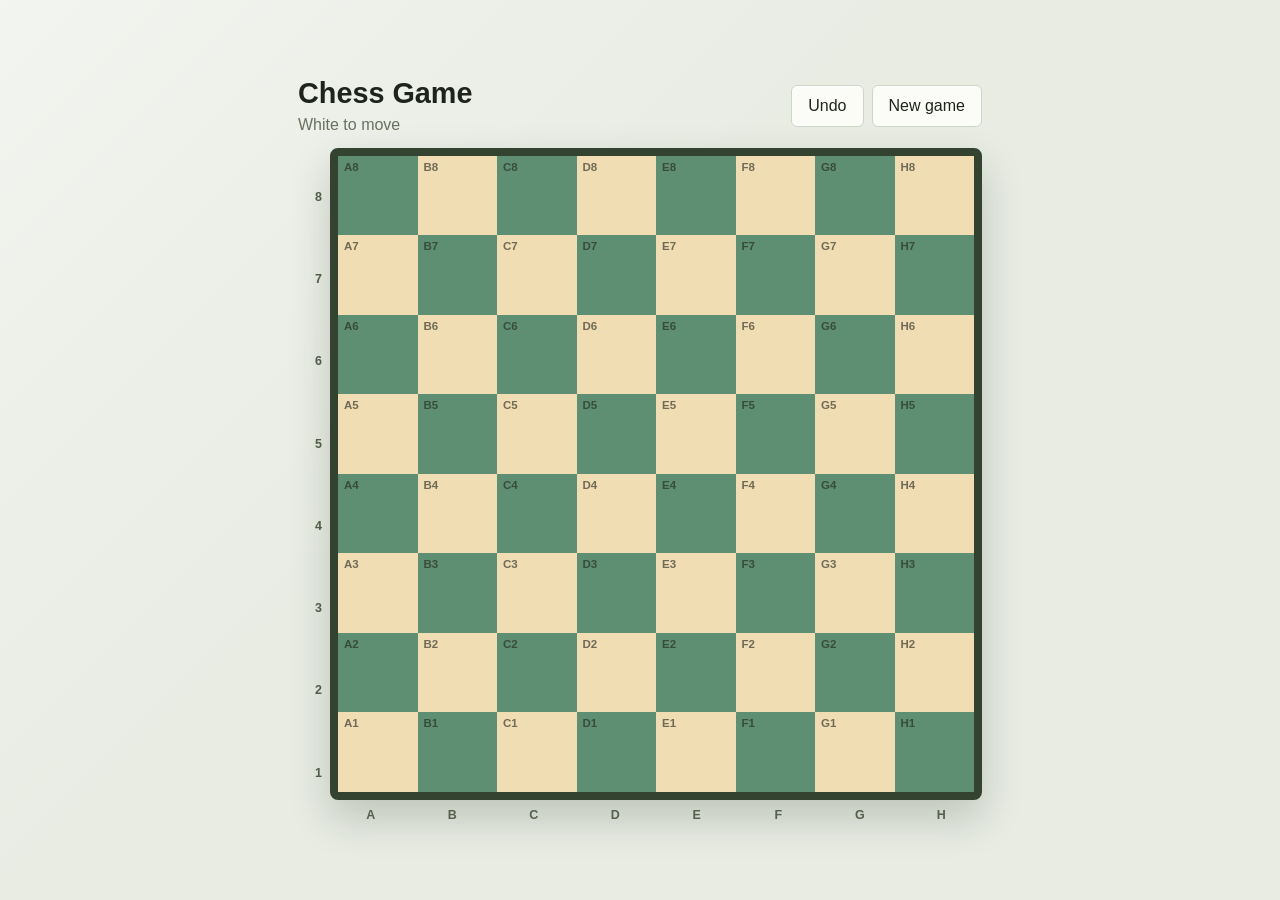
<file: index.html>
<!doctype html>
<html lang="en">
  <head>
    <meta charset="utf-8">
    <meta name="viewport" content="width=device-width, initial-scale=1">
    <meta http-equiv="refresh" content="0; url=docs/">
    <title>Chess Game</title>
  </head>
  <body>
    <p><a href="docs/">Open Chess Game</a></p>
  </body>
</html>
</file>
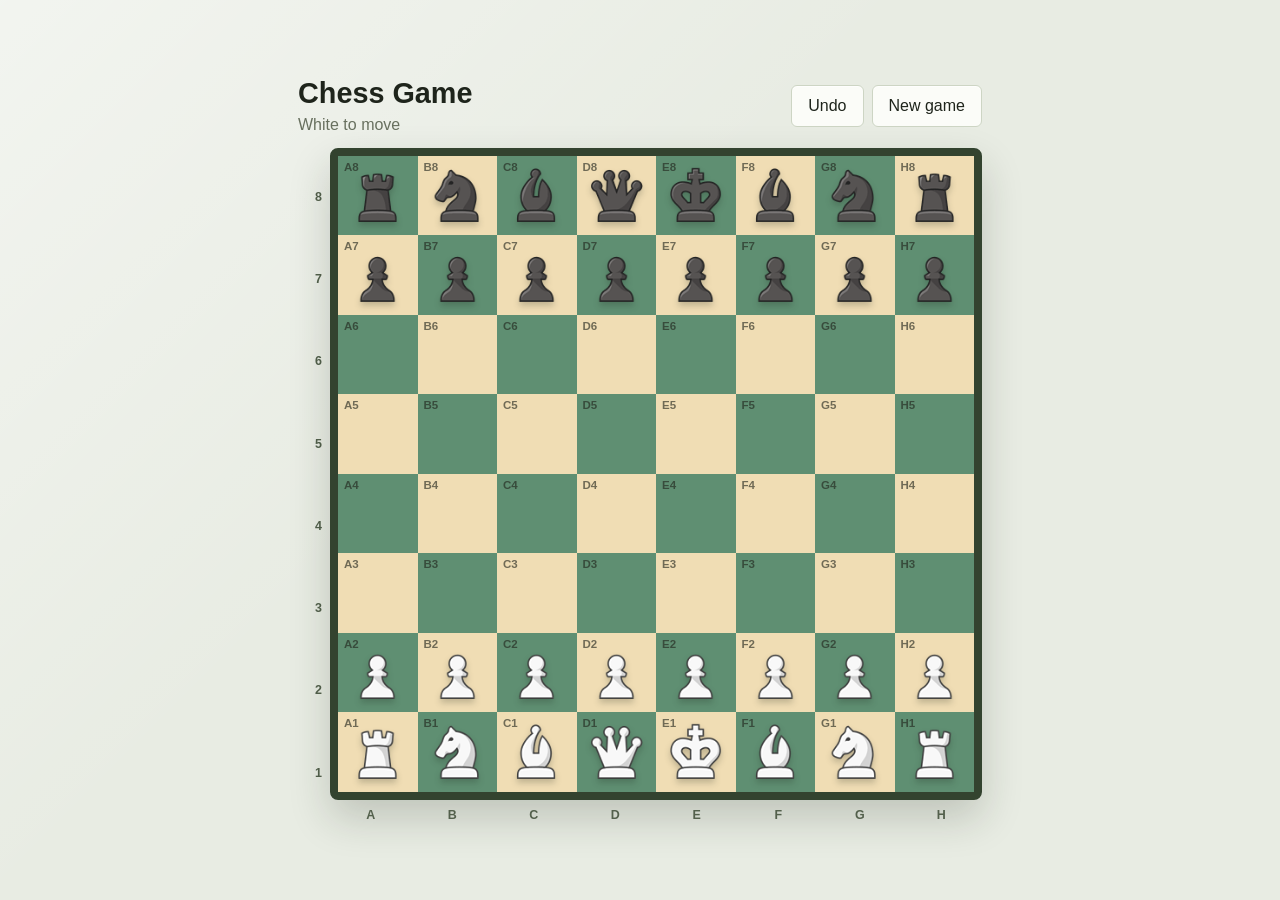
<file: docs/index.html>
<!doctype html>
<html lang="en">
  <head>
    <meta charset="utf-8">
    <meta name="viewport" content="width=device-width, initial-scale=1">
    <title>Chess Game</title>
    <link rel="stylesheet" href="styles.css?v=ui-polish-1">
  </head>
  <body>
    <main class="app">
      <section class="game-shell" aria-label="Chess game">
        <div class="topbar">
          <div class="title-block">
            <h1>Chess Game</h1>
            <p id="statusText">White to move</p>
          </div>
          <div class="actions">
            <button id="undoButton" type="button">Undo</button>
            <button id="newGameButton" type="button">New game</button>
          </div>
        </div>

        <div class="play-area">
          <div class="rank-labels" aria-hidden="true">
            <span>8</span><span>7</span><span>6</span><span>5</span>
            <span>4</span><span>3</span><span>2</span><span>1</span>
          </div>
          <div>
            <div id="board" class="board" aria-label="Chess board"></div>
            <div class="file-labels" aria-hidden="true">
              <span>A</span><span>B</span><span>C</span><span>D</span>
              <span>E</span><span>F</span><span>G</span><span>H</span>
            </div>
          </div>
        </div>
      </section>
    </main>

    <dialog id="promotionDialog" class="promotion-dialog">
      <form method="dialog">
        <h2>Choose promotion</h2>
        <div class="promotion-options">
          <button value="Queen" type="submit">Queen</button>
          <button value="Rook" type="submit">Rook</button>
          <button value="Bishop" type="submit">Bishop</button>
          <button value="Knight" type="submit">Knight</button>
        </div>
      </form>
    </dialog>

    <dialog id="gameEndedDialog" class="game-ended-dialog">
      <form method="dialog">
        <h2 id="gameEndedTitle">Game ended</h2>
        <p id="gameEndedText"></p>
        <button type="submit">OK</button>
      </form>
    </dialog>

    <script src="app.js?v=ui-polish-1"></script>
  </body>
</html>
</file>
<file: docs/styles.css>
:root {
  color-scheme: light;
  --bg: #e8ece3;
  --panel: #fbfcf8;
  --ink: #1e241b;
  --muted: #68705f;
  --light-square: #f0ddb4;
  --dark-square: #5f8f72;
  --selected: #f4c84b;
  --move: rgba(27, 34, 24, 0.3);
  --capture: rgba(154, 47, 48, 0.28);
  --check: #c84a42;
  --line: #cdd5c4;
  --shadow: rgba(31, 38, 27, 0.2);
}

* {
  box-sizing: border-box;
}

body {
  margin: 0;
  min-height: 100vh;
  background:
    linear-gradient(135deg, rgba(255, 255, 255, 0.45), transparent 42%),
    var(--bg);
  color: var(--ink);
  font-family: Arial, Helvetica, sans-serif;
}

button {
  font: inherit;
}

.app {
  min-height: 100vh;
  display: grid;
  place-items: center;
  padding: 22px;
}

.game-shell {
  width: min(100%, 860px);
}

.topbar {
  display: flex;
  align-items: center;
  justify-content: space-between;
  gap: 16px;
  margin: 0 auto 14px;
  width: min(100%, 76vh, 720px);
}

.title-block {
  min-width: 0;
}

h1 {
  margin: 0;
  font-size: 1.8rem;
  line-height: 1.1;
}

p {
  margin: 6px 0 0;
  color: var(--muted);
}

.actions {
  display: flex;
  gap: 8px;
  flex-shrink: 0;
}

.actions button,
dialog button {
  border: 1px solid var(--line);
  background: var(--panel);
  color: var(--ink);
  min-height: 42px;
  padding: 0 16px;
  border-radius: 6px;
  cursor: pointer;
  box-shadow: 0 1px 0 rgba(255, 255, 255, 0.75) inset;
}

.actions button:hover,
dialog button:hover {
  border-color: #9ca88f;
  background: #ffffff;
}

.play-area {
  display: grid;
  grid-template-columns: 24px minmax(0, 1fr);
  gap: 8px;
  width: min(100%, 76vh, 720px);
  margin: 0 auto;
}

.board {
  display: grid;
  grid-template-columns: repeat(8, minmax(0, 1fr));
  grid-template-rows: repeat(8, minmax(0, 1fr));
  width: 100%;
  aspect-ratio: 1;
  border: 8px solid #33432f;
  border-radius: 8px;
  overflow: hidden;
  box-shadow: 0 18px 42px var(--shadow);
}

.square {
  position: relative;
  border: 0;
  display: grid;
  place-items: center;
  width: 100%;
  height: 100%;
  min-width: 0;
  min-height: 0;
  padding: 0;
  overflow: hidden;
  cursor: pointer;
}

.square:focus-visible {
  outline: 3px solid #20241c;
  outline-offset: -3px;
  z-index: 2;
}

.square.light {
  background: var(--light-square);
}

.square.dark {
  background: var(--dark-square);
}

.square.selected {
  background: var(--selected);
  box-shadow: inset 0 0 0 4px rgba(32, 36, 28, 0.18);
}

.square.check {
  background: var(--check);
}

.square.valid::after {
  content: "";
  width: 28%;
  aspect-ratio: 1;
  border-radius: 50%;
  background: var(--move);
  position: absolute;
  z-index: 1;
}

.piece {
  position: absolute;
  inset: 9%;
  width: 82%;
  height: 82%;
  object-fit: contain;
  pointer-events: none;
  z-index: 2;
  filter: drop-shadow(0 4px 3px rgba(24, 30, 21, 0.22));
}

.coord {
  position: absolute;
  left: 6px;
  top: 5px;
  font-size: 0.72rem;
  font-weight: 700;
  color: rgba(32, 36, 28, 0.62);
  z-index: 3;
  pointer-events: none;
}

.rank-labels,
.file-labels {
  color: #53604c;
  font-weight: 700;
  font-size: 0.78rem;
}

.rank-labels {
  display: grid;
  grid-template-rows: repeat(8, minmax(0, 1fr));
  align-items: center;
  justify-items: end;
  padding: 8px 0;
}

.file-labels {
  display: grid;
  grid-template-columns: repeat(8, minmax(0, 1fr));
  justify-items: center;
  padding-top: 8px;
}

dialog {
  border: 1px solid var(--line);
  border-radius: 8px;
  padding: 18px;
  background: var(--panel);
  color: var(--ink);
  box-shadow: 0 20px 60px rgba(32, 36, 28, 0.26);
}

dialog::backdrop {
  background: rgba(32, 36, 28, 0.35);
}

dialog h2 {
  margin: 0 0 12px;
  font-size: 1.1rem;
}

.promotion-options {
  display: grid;
  grid-template-columns: repeat(2, minmax(90px, 1fr));
  gap: 8px;
}

.game-ended-dialog p {
  margin: 0 0 14px;
}

@media (max-width: 620px) {
  .app {
    padding: 12px 10px;
    place-items: start center;
  }

  .game-shell {
    width: 100%;
  }

  .topbar {
    width: 100%;
    align-items: flex-start;
    flex-direction: column;
  }

  h1 {
    font-size: 1.45rem;
  }

  .actions {
    width: 100%;
  }

  .actions button {
    flex: 1;
  }

  .play-area {
    grid-template-columns: 18px minmax(0, 1fr);
    gap: 5px;
    width: 100%;
  }

  .board {
    border-width: 5px;
    border-radius: 6px;
  }

  .coord {
    display: none;
  }

  .rank-labels,
  .file-labels {
    font-size: 0.68rem;
  }
}
</file>
